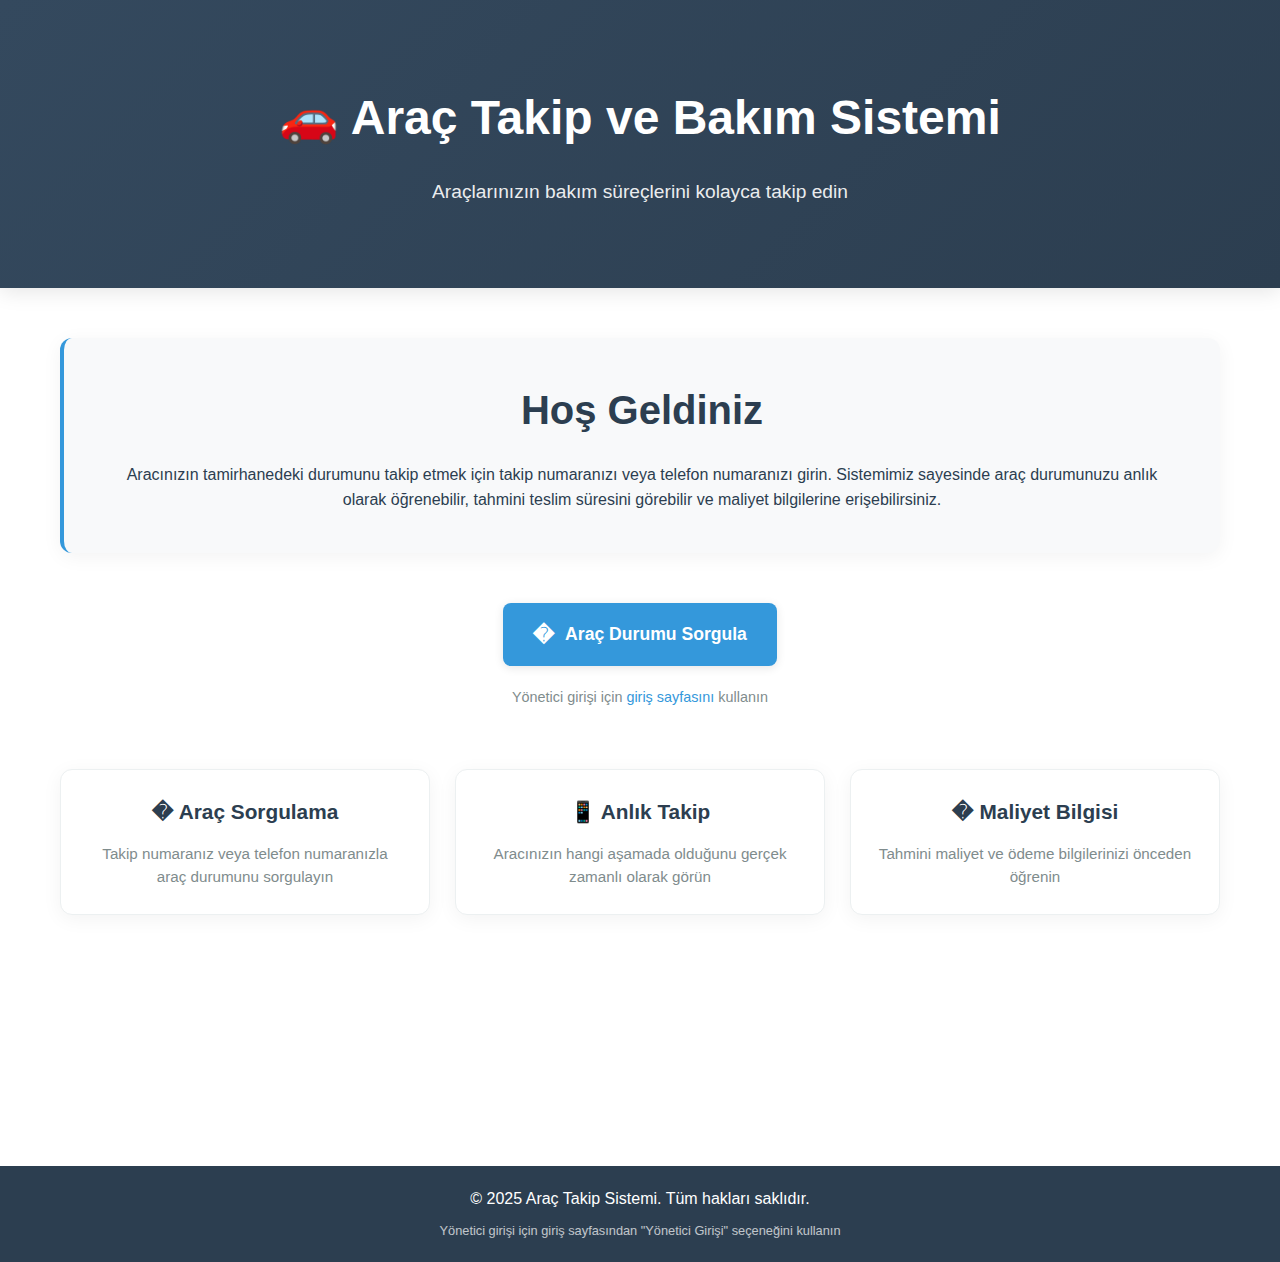
<file: tamir_app/index.html>
<!DOCTYPE html>
<html lang="tr">
<head>
    <meta charset="UTF-8">
    <meta name="viewport" content="width=device-width, initial-scale=1.0">
    <title>Araç Takip Sistemi</title>
    <link rel="stylesheet" href="css/style.css">
</head>
<body>
    <header class="hero">
        <div class="container">
            <h1>🚗 Araç Takip ve Bakım Sistemi</h1>
            <p>Araçlarınızın bakım süreçlerini kolayca takip edin</p>
        </div>
    </header>

    <main class="main-content">
        <div class="container">
            <div class="welcome-section">
                <h2>Hoş Geldiniz</h2>
                <p>Aracınızın tamirhanedeki durumunu takip etmek için takip numaranızı veya telefon numaranızı girin. Sistemimiz sayesinde araç durumunuzu anlık olarak öğrenebilir, tahmini teslim süresini görebilir ve maliyet bilgilerine erişebilirsiniz.</p>
            </div>

            <div class="action-buttons">
                <div class="button-group">
                    <a href="login.html" class="btn btn-primary">
                        <span class="icon">�</span>
                        Araç Durumu Sorgula
                    </a>
                </div>
                
                <div style="margin-top: 20px; text-align: center;">
                    <p style="color: #7f8c8d; font-size: 0.9rem;">
                        Yönetici girişi için 
                        <a href="login.html" style="color: #3498db; text-decoration: none;">giriş sayfasını</a> 
                        kullanın
                    </p>
                </div>
            </div>

            <div class="features">
                <div class="feature-card">
                    <h3>� Araç Sorgulama</h3>
                    <p>Takip numaranız veya telefon numaranızla araç durumunu sorgulayın</p>
                </div>
                <div class="feature-card">
                    <h3>📱 Anlık Takip</h3>
                    <p>Aracınızın hangi aşamada olduğunu gerçek zamanlı olarak görün</p>
                </div>
                <div class="feature-card">
                    <h3>� Maliyet Bilgisi</h3>
                    <p>Tahmini maliyet ve ödeme bilgilerinizi önceden öğrenin</p>
                </div>
                <div class="feature-card">
                    <h3>📞 İletişim</h3>
                    <p>Tamirhane ile kolayca iletişime geçin ve bilgi alın</p>
                </div>
                <div class="feature-card">
                    <h3>� 7/24 Erişim</h3>
                    <p>İstediğiniz zaman araç durumunuzu kontrol edebilirsiniz</p>
                </div>
                <div class="feature-card">
                    <h3>📊 Detaylı Süreç</h3>
                    <p>Kabul'den teslime kadar tüm aşamaları adım adım takip edin</p>
                </div>
            </div>
        </div>
    </main>

    <footer>
        <div class="container">
            <p>&copy; 2025 Araç Takip Sistemi. Tüm hakları saklıdır.</p>
            <p style="font-size: 0.8rem; margin-top: 10px; opacity: 0.7;">
                Yönetici girişi için giriş sayfasından "Yönetici Girişi" seçeneğini kullanın
            </p>
        </div>
    </footer>

    <script src="js/main.js"></script>
</body>
</html>
</file>
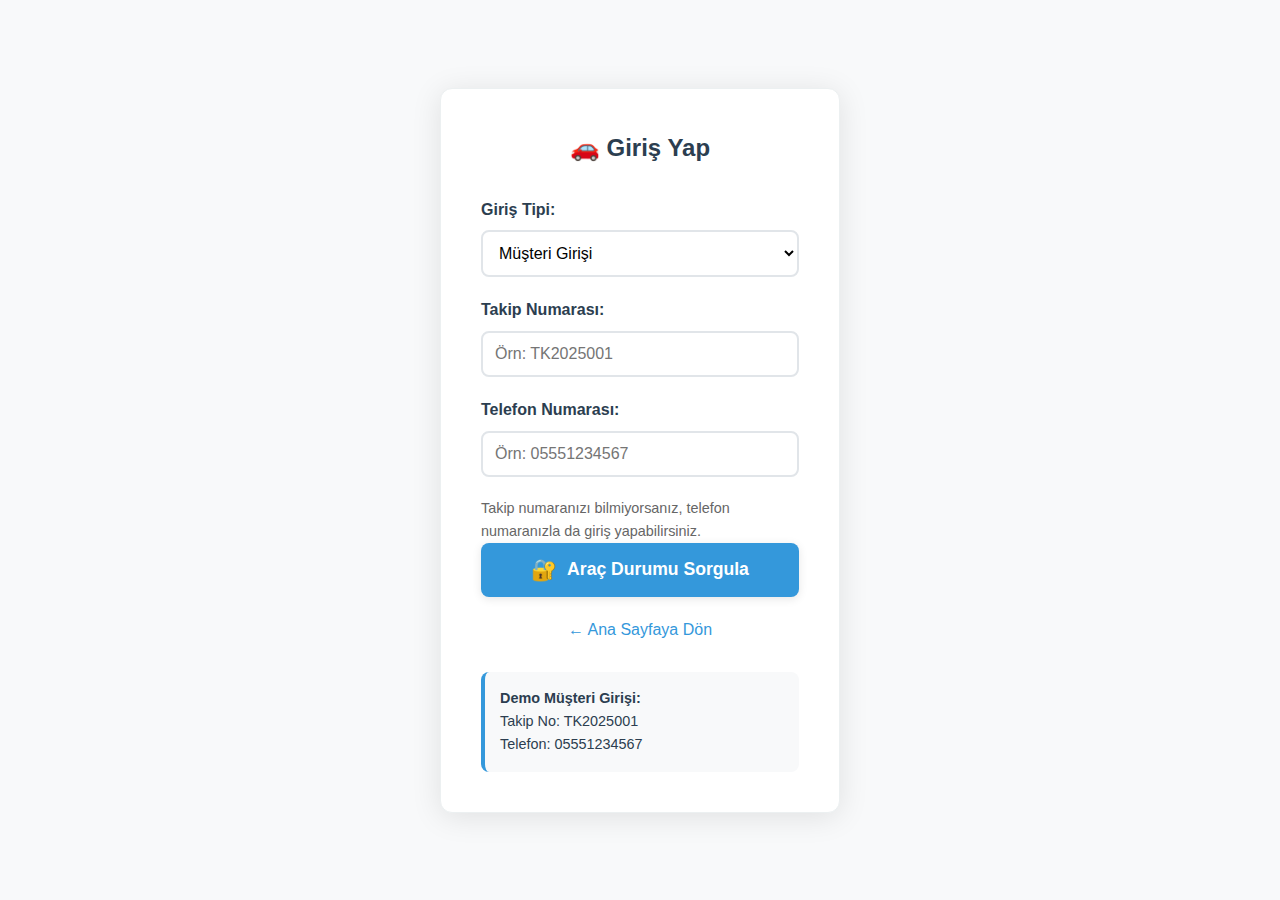
<file: tamir_app/login.html>
<!DOCTYPE html>
<html lang="tr">
<head>
    <meta charset="UTF-8">
    <meta name="viewport" content="width=device-width, initial-scale=1.0">
    <title>Giriş - Araç Takip Sistemi</title>
    <link rel="stylesheet" href="css/style.css">
</head>
<body>
    <div class="login-container">
        <form class="login-form" id="loginForm">
            <h2 style="text-align: center; margin-bottom: 30px; color: #2c3e50;">
                🚗 Giriş Yap
            </h2>
            
            <div class="form-group">
                <label for="userType">Giriş Tipi:</label>
                <select id="userType" name="userType" style="width: 100%; padding: 12px; border: 2px solid #e1e5e9; border-radius: 8px;" onchange="toggleLoginFields()">
                    <option value="customer">Müşteri Girişi</option>
                    <option value="admin">Yönetici Girişi</option>
                </select>
            </div>

            <!-- Müşteri Giriş Alanları -->
            <div id="customerLogin">
                <div class="form-group">
                    <label for="trackingNumber">Takip Numarası:</label>
                    <input type="text" id="trackingNumber" name="trackingNumber" placeholder="Örn: TK2025001" style="width: 100%; padding: 12px; border: 2px solid #e1e5e9; border-radius: 8px;">
                </div>
                <div class="form-group">
                    <label for="phoneNumber">Telefon Numarası:</label>
                    <input type="tel" id="phoneNumber" name="phoneNumber" placeholder="Örn: 05551234567" style="width: 100%; padding: 12px; border: 2px solid #e1e5e9; border-radius: 8px;">
                </div>
                <p style="font-size: 0.9rem; color: #666; margin-top: 10px;">
                    Takip numaranızı bilmiyorsanız, telefon numaranızla da giriş yapabilirsiniz.
                </p>
            </div>

            <!-- Admin Giriş Alanları -->
            <div id="adminLogin" style="display: none;">
                <div class="form-group">
                    <label for="adminUsername">Kullanıcı Adı:</label>
                    <input type="text" id="adminUsername" name="adminUsername" style="width: 100%; padding: 12px; border: 2px solid #e1e5e9; border-radius: 8px;">
                </div>
                <div class="form-group">
                    <label for="adminPassword">Şifre:</label>
                    <input type="password" id="adminPassword" name="adminPassword" style="width: 100%; padding: 12px; border: 2px solid #e1e5e9; border-radius: 8px;">
                </div>
            </div>

            <button type="submit" class="btn btn-primary" style="width: 100%; justify-content: center;">
                <span class="icon">🔐</span>
                <span id="loginButtonText">Giriş Yap</span>
            </button>

            <div style="text-align: center; margin-top: 20px;">
                <a href="index.html" style="color: #3498db; text-decoration: none;">
                    ← Ana Sayfaya Dön
                </a>
            </div>

            <div id="demoAccounts" style="margin-top: 30px; padding: 15px; background: #f8f9fa; border-radius: 8px; font-size: 0.9rem; display: none;">
                <strong>Demo Admin Hesabı:</strong><br>
                Kullanıcı: admin<br>
                Şifre: admin123
            </div>

            <div id="customerDemo" style="margin-top: 30px; padding: 15px; background: #f8f9fa; border-radius: 8px; font-size: 0.9rem; border-left: 4px solid #3498db;">
                <strong>Demo Müşteri Girişi:</strong><br>
                Takip No: TK2025001<br>
                Telefon: 05551234567
            </div>
        </form>
    </div>

    <script>
        function toggleLoginFields() {
            const userType = document.getElementById('userType').value;
            const customerLogin = document.getElementById('customerLogin');
            const adminLogin = document.getElementById('adminLogin');
            const demoAccounts = document.getElementById('demoAccounts');
            const customerDemo = document.getElementById('customerDemo');
            const loginButtonText = document.getElementById('loginButtonText');

            if (userType === 'admin') {
                customerLogin.style.display = 'none';
                adminLogin.style.display = 'block';
                demoAccounts.style.display = 'block';
                customerDemo.style.display = 'none';
                loginButtonText.textContent = 'Yönetici Girişi';
            } else {
                customerLogin.style.display = 'block';
                adminLogin.style.display = 'none';
                demoAccounts.style.display = 'none';
                customerDemo.style.display = 'block';
                loginButtonText.textContent = 'Araç Durumu Sorgula';
            }
        }

        // Sayfa yüklendiğinde müşteri girişini göster
        document.addEventListener('DOMContentLoaded', function() {
            toggleLoginFields();
        });
    </script>

    <script src="js/auth.js"></script>
</body>
</html>
</file>
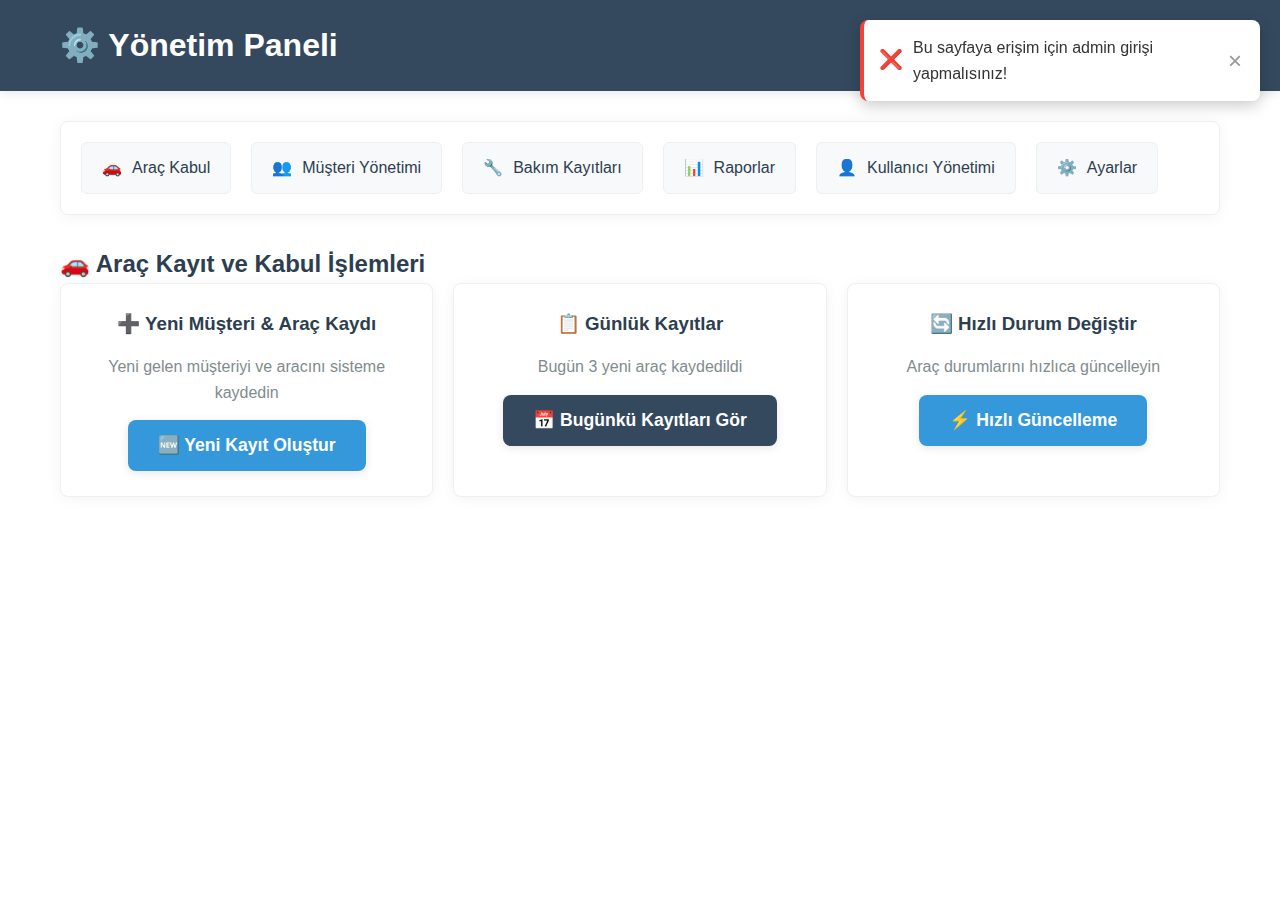
<file: tamir_app/admin/panel.html>
<!DOCTYPE html>
<html lang="tr">
<head>
    <meta charset="UTF-8">
    <meta name="viewport" content="width=device-width, initial-scale=1.0">
    <title>Yönetim Paneli - Araç Takip Sistemi</title>
    <link rel="stylesheet" href="../css/style.css">
</head>
<body>
    <header class="admin-header">
        <div class="container">
            <div style="display: flex; justify-content: space-between; align-items: center;">
                <h1>⚙️ Yönetim Paneli</h1>
                <div>
                    <span id="adminUser">Admin Kullanıcı</span>
                    <a href="../index.html" style="color: white; margin-left: 20px; text-decoration: none;">
                        🏠 Ana Sayfa
                    </a>
                    <a href="../login.html" style="color: white; margin-left: 10px; text-decoration: none;">
                        🚪 Çıkış
                    </a>
                </div>
            </div>
        </div>
    </header>

    <main class="main-content">
        <div class="container">
            <nav class="admin-nav">
                <ul>
                    <li><a href="#arac-kabul" onclick="showSection('arac-kabul')">
                        <span>🚗</span> Araç Kabul
                    </a></li>
                    <li><a href="#musteriler" onclick="showSection('musteriler')">
                        <span>👥</span> Müşteri Yönetimi
                    </a></li>
                    <li><a href="#bakim-kayitlari" onclick="showSection('bakim-kayitlari')">
                        <span>🔧</span> Bakım Kayıtları
                    </a></li>
                    <li><a href="#raporlar" onclick="showSection('raporlar')">
                        <span>📊</span> Raporlar
                    </a></li>
                    <li><a href="#kullanici-yonetimi" onclick="showSection('kullanici-yonetimi')">
                        <span>👤</span> Kullanıcı Yönetimi
                    </a></li>
                    <li><a href="#ayarlar" onclick="showSection('ayarlar')">
                        <span>⚙️</span> Ayarlar
                    </a></li>
                </ul>
            </nav>

            <!-- Araç Kabul Bölümü -->
            <section id="arac-kabul" class="admin-section">
                <h2>🚗 Araç Kayıt ve Kabul İşlemleri</h2>
                <div class="admin-cards">
                    <div class="admin-card">
                        <h3>➕ Yeni Müşteri & Araç Kaydı</h3>
                        <p>Yeni gelen müşteriyi ve aracını sisteme kaydedin</p>
                        <button class="btn btn-primary" onclick="openNewRecordForm()">
                            🆕 Yeni Kayıt Oluştur
                        </button>
                    </div>
                    <div class="admin-card">
                        <h3>📋 Günlük Kayıtlar</h3>
                        <p id="daily-records">Bugün 3 yeni araç kaydedildi</p>
                        <button class="btn btn-admin" onclick="showDailyRecords()">
                            📅 Bugünkü Kayıtları Gör
                        </button>
                    </div>
                    <div class="admin-card">
                        <h3>🔄 Hızlı Durum Değiştir</h3>
                        <p>Araç durumlarını hızlıca güncelleyin</p>
                        <button class="btn btn-primary" onclick="openQuickStatusUpdate()">
                            ⚡ Hızlı Güncelleme
                        </button>
                    </div>
                </div>

                <!-- Yeni Kayıt Formu (Gizli) -->
                <div id="newRecordForm" style="display: none; margin-top: 30px; background: white; padding: 30px; border-radius: 12px; box-shadow: 0 4px 20px rgba(0, 0, 0, 0.05); border: 1px solid #ecf0f1;">
                    <h3 style="color: #2c3e50; margin-bottom: 20px;">🆕 Yeni Araç Kaydı</h3>
                    <form id="vehicleForm">
                        <div style="display: grid; grid-template-columns: repeat(auto-fit, minmax(300px, 1fr)); gap: 20px;">
                            <!-- Müşteri Bilgileri -->
                            <div>
                                <h4 style="color: #2c3e50; border-bottom: 2px solid #3498db; padding-bottom: 10px;">👤 Müşteri Bilgileri</h4>
                                <div class="form-group">
                                    <label>Ad Soyad:</label>
                                    <input type="text" id="customerName" required style="width: 100%; padding: 10px; border: 1px solid #ecf0f1; border-radius: 5px;">
                                </div>
                                <div class="form-group">
                                    <label>Telefon:</label>
                                    <input type="tel" id="customerPhone" required style="width: 100%; padding: 10px; border: 1px solid #ddd; border-radius: 5px;">
                                </div>
                                <div class="form-group">
                                    <label>E-posta (opsiyonel):</label>
                                    <input type="email" id="customerEmail" style="width: 100%; padding: 10px; border: 1px solid #ddd; border-radius: 5px;">
                                </div>
                            </div>
                            
                            <!-- Araç Bilgileri -->
                            <div>
                                <h4 style="color: #2c3e50; border-bottom: 2px solid #3498db; padding-bottom: 10px;">🚗 Araç Bilgileri</h4>
                                <div class="form-group">
                                    <label>Plaka:</label>
                                    <input type="text" id="vehiclePlate" required style="width: 100%; padding: 10px; border: 1px solid #ddd; border-radius: 5px; text-transform: uppercase;">
                                </div>
                                <div class="form-group">
                                    <label>Marka/Model:</label>
                                    <input type="text" id="vehicleModel" required style="width: 100%; padding: 10px; border: 1px solid #ddd; border-radius: 5px;">
                                </div>
                                <div class="form-group">
                                    <label>Sorun/İşlem:</label>
                                    <textarea id="vehicleProblem" required style="width: 100%; padding: 10px; border: 1px solid #ddd; border-radius: 5px; height: 80px;"></textarea>
                                </div>
                            </div>
                        </div>
                        
                        <div style="margin-top: 20px; text-align: center;">
                            <button type="button" class="btn" style="background: #6c757d; color: white; margin-right: 10px;" onclick="cancelNewRecord()">
                                ❌ İptal
                            </button>
                            <button type="submit" class="btn btn-primary">
                                ✅ Kaydet ve Takip No Oluştur
                            </button>
                        </div>
                    </form>
                </div>
            </section>

            <!-- Müşteri Yönetimi Bölümü -->
            <section id="musteriler" class="admin-section" style="display: none;">
                <h2>👥 Müşteri ve Araç Yönetimi</h2>
                <div class="admin-cards">
                    <div class="admin-card">
                        <h3>🔍 Müşteri/Araç Arama</h3>
                        <input type="text" id="searchInput" placeholder="İsim, telefon, plaka veya takip no..." style="width: 100%; padding: 10px; margin-bottom: 10px; border: 1px solid #ddd; border-radius: 5px;">
                        <button class="btn btn-primary" style="width: 100%;" onclick="searchCustomers()">
                            🔍 Ara
                        </button>
                    </div>
                    <div class="admin-card">
                        <h3>📊 Tüm Kayıtlar</h3>
                        <p>Sistemdeki tüm müşteri ve araç kayıtları</p>
                        <button class="btn btn-admin" onclick="showAllRecords()">
                            📋 Tüm Kayıtları Listele
                        </button>
                    </div>
                    <div class="admin-card">
                        <h3>✏️ Bilgi Güncelleme</h3>
                        <p>Müşteri bilgilerini güncelleyin</p>
                        <button class="btn btn-primary" onclick="showUpdateForm()">
                            ✏️ Bilgi Güncelle
                        </button>
                    </div>
                </div>

                <!-- Arama Sonuçları -->
                <div id="searchResults" style="display: none; margin-top: 30px;">
                    <h3 style="color: #667eea;">Arama Sonuçları</h3>
                    <div id="resultsContainer"></div>
                </div>
            </section>

            <!-- Araç Durum Yönetimi Bölümü -->
            <section id="bakim-kayitlari" class="admin-section" style="display: none;">
                <h2>🔧 Araç Durum Yönetimi</h2>
                <div class="admin-cards">
                    <div class="admin-card">
                        <h3>⏳ Beklemede Olanlar</h3>
                        <p id="waiting-count">2 araç beklemede</p>
                        <button class="btn btn-primary" onclick="showWaitingVehicles()">
                            📋 Bekleyenleri Listele
                        </button>
                    </div>
                    <div class="admin-card">
                        <h3>🔧 Onarımda Olanlar</h3>
                        <p id="repair-count">3 araç onarımda</p>
                        <button class="btn btn-admin" onclick="showRepairVehicles()">
                            🔧 Onarımdakileri Listele
                        </button>
                    </div>
                    <div class="admin-card">
                        <h3>✅ Tamamlananlar</h3>
                        <p id="completed-count">Bu hafta 8 araç tamamlandı</p>
                        <button class="btn btn-primary" onclick="showCompletedVehicles()">
                            ✅ Tamamlananları Listele
                        </button>
                    </div>
                </div>

                <!-- Durum Değiştirme Paneli -->
                <div id="statusChangePanel" style="display: none; margin-top: 30px; background: white; padding: 30px; border-radius: 15px; box-shadow: 0 10px 30px rgba(0, 0, 0, 0.1);">
                    <h3 style="color: #667eea; margin-bottom: 20px;">🔄 Araç Durumu Değiştir</h3>
                    <div style="display: grid; grid-template-columns: repeat(auto-fit, minmax(200px, 1fr)); gap: 15px;">
                        <button class="btn" style="background: #ff9800; color: white;" onclick="changeStatus('Beklemede')">
                            ⏳ Beklemede Yap
                        </button>
                        <button class="btn" style="background: #2196F3; color: white;" onclick="changeStatus('Onarımda')">
                            🔧 Onarımda Yap
                        </button>
                        <button class="btn" style="background: #4CAF50; color: white;" onclick="changeStatus('Tamamlandı')">
                            ✅ Tamamlandı Yap
                        </button>
                    </div>
                </div>
            </section>

            <!-- Raporlar Bölümü -->
            <section id="raporlar" class="admin-section" style="display: none;">
                <h2>📊 Raporlar ve İstatistikler</h2>
                <div class="admin-cards">
                    <div class="admin-card">
                        <h3>Günlük Rapor</h3>
                        <p>Bugünkü işlem özeti</p>
                        <button class="btn btn-primary">
                            Raporu Oluştur
                        </button>
                    </div>
                    <div class="admin-card">
                        <h3>Aylık İstatistik</h3>
                        <p>Bu ay yapılan işlemler</p>
                        <button class="btn btn-admin">
                            İstatistikleri Göster
                        </button>
                    </div>
                    <div class="admin-card">
                        <h3>Gelir Raporu</h3>
                        <p>Finansal durum raporu</p>
                        <button class="btn btn-primary">
                            Gelir Raporunu Göster
                        </button>
                    </div>
                </div>
            </section>

            <!-- Kullanıcı Yönetimi Bölümü -->
            <section id="kullanici-yonetimi" class="admin-section" style="display: none;">
                <h2>👤 Kullanıcı Yönetimi</h2>
                <div class="admin-cards">
                    <div class="admin-card">
                        <h3>Aktif Kullanıcılar</h3>
                        <p>Sisteme kayıtlı kullanıcılar</p>
                        <button class="btn btn-primary">
                            Kullanıcıları Listele
                        </button>
                    </div>
                    <div class="admin-card">
                        <h3>Yeni Kullanıcı</h3>
                        <p>Sisteme yeni kullanıcı ekleyin</p>
                        <button class="btn btn-admin">
                            Kullanıcı Ekle
                        </button>
                    </div>
                    <div class="admin-card">
                        <h3>Şifre Sıfırlama</h3>
                        <p>Kullanıcı şifrelerini sıfırlayın</p>
                        <button class="btn btn-primary">
                            Şifre İşlemleri
                        </button>
                    </div>
                </div>
            </section>

            <!-- Ayarlar Bölümü -->
            <section id="ayarlar" class="admin-section" style="display: none;">
                <h2>⚙️ Sistem Ayarları</h2>
                <div class="admin-cards">
                    <div class="admin-card">
                        <h3>Genel Ayarlar</h3>
                        <p>Sistem genel yapılandırması</p>
                        <button class="btn btn-primary">
                            Ayarları Düzenle
                        </button>
                    </div>
                    <div class="admin-card">
                        <h3>Tema Ayarları</h3>
                        <p>Görünüm ve tema ayarları</p>
                        <button class="btn btn-admin">
                            Tema Değiştir
                        </button>
                    </div>
                    <div class="admin-card">
                        <h3>Yedekleme</h3>
                        <p>Veri yedekleme işlemleri</p>
                        <button class="btn btn-primary">
                            Yedek Al
                        </button>
                    </div>
                </div>
            </section>
        </div>
    </main>

    <script>
        // Sayfa yüklendiğinde güvenlik kontrolü
        document.addEventListener('DOMContentLoaded', function() {
            // Giriş kontrolü
            const isLoggedIn = sessionStorage.getItem('isLoggedIn');
            const userType = sessionStorage.getItem('userType');
            const username = sessionStorage.getItem('username');
            
            if (!isLoggedIn || userType !== 'admin') {
                showNotification('Bu sayfaya erişim için admin girişi yapmalısınız!', 'error');
                setTimeout(() => {
                    window.location.href = '../login.html';
                }, 2000);
                return;
            }
            
            document.getElementById('adminUser').textContent = `Hoş geldiniz, ${username}`;
            showSection('arac-kabul');
            
            // Form event listener'ı ekle
            const vehicleForm = document.getElementById('vehicleForm');
            if (vehicleForm) {
                vehicleForm.addEventListener('submit', handleNewVehicleSubmit);
            }
            
            // Günlük kayıt sayısını güncelle
            updateDailyRecordCount();
            
            // Durum sayılarını güncelle
            updateStatusCounts();
        });

        function showSection(sectionId) {
            // Tüm bölümleri gizle
            const sections = document.querySelectorAll('.admin-section');
            sections.forEach(section => {
                section.style.display = 'none';
            });
            
            // Seçilen bölümü göster
            document.getElementById(sectionId).style.display = 'block';
            
            // Aktif menü öğesini işaretle
            const navLinks = document.querySelectorAll('.admin-nav a');
            navLinks.forEach(link => {
                link.style.background = '#f8f9fa';
                link.style.color = '#333';
            });
            
            const activeLink = document.querySelector(`[onclick="showSection('${sectionId}')"]`);
            if (activeLink) {
                activeLink.style.background = '#667eea';
                activeLink.style.color = 'white';
            }
        }

        // Yeni kayıt formu fonksiyonları
        function openNewRecordForm() {
            document.getElementById('newRecordForm').style.display = 'block';
            document.getElementById('customerName').focus();
        }

        function cancelNewRecord() {
            document.getElementById('newRecordForm').style.display = 'none';
            document.getElementById('vehicleForm').reset();
        }

        function handleNewVehicleSubmit(e) {
            e.preventDefault();
            
            const formData = {
                customerName: document.getElementById('customerName').value,
                customerPhone: document.getElementById('customerPhone').value,
                customerEmail: document.getElementById('customerEmail').value || '',
                vehiclePlate: document.getElementById('vehiclePlate').value.toUpperCase(),
                vehicleModel: document.getElementById('vehicleModel').value,
                vehicleProblem: document.getElementById('vehicleProblem').value,
                trackingNumber: generateTrackingNumber(),
                registerDate: new Date().toLocaleDateString('tr-TR'),
                status: 'Beklemede'
            };
            
            // LocalStorage'a kaydet (gerçek uygulamada backend'e gönderilir)
            saveVehicleRecord(formData);
            
            showNotification(`✅ Kayıt başarılı! Takip No: ${formData.trackingNumber}`, 'success');
            cancelNewRecord();
            
            // Sayıları güncelle
            updateDailyRecordCount();
            updateStatusCounts();
            
            // Takip numarasını göster
            setTimeout(() => {
                alert(`Müşteriye verilecek takip numarası:\n\n${formData.trackingNumber}\n\nMüşteri bu numara ile araç durumunu sorgulayabilir.`);
            }, 1000);
        }

        function generateTrackingNumber() {
            const year = new Date().getFullYear();
            const random = Math.floor(Math.random() * 1000).toString().padStart(3, '0');
            return `TK${year}${random}`;
        }

        function saveVehicleRecord(data) {
            // LocalStorage'dan mevcut kayıtları al
            let records = JSON.parse(localStorage.getItem('vehicleRecords') || '[]');
            
            // Yeni kaydı ekle
            records.push({
                ...data,
                id: Date.now(),
                createdAt: new Date().toISOString()
            });
            
            // Kaydet
            localStorage.setItem('vehicleRecords', JSON.stringify(records));
        }

        // Arama fonksiyonları
        function searchCustomers() {
            const searchTerm = document.getElementById('searchInput').value.trim().toLowerCase();
            if (!searchTerm) {
                showNotification('Arama terimi girin!', 'error');
                return;
            }
            
            const records = JSON.parse(localStorage.getItem('vehicleRecords') || '[]');
            const results = records.filter(record => 
                record.customerName.toLowerCase().includes(searchTerm) ||
                record.customerPhone.includes(searchTerm) ||
                record.vehiclePlate.toLowerCase().includes(searchTerm) ||
                record.trackingNumber.toLowerCase().includes(searchTerm)
            );
            
            displaySearchResults(results);
        }

        function displaySearchResults(results) {
            const container = document.getElementById('resultsContainer');
            const resultsDiv = document.getElementById('searchResults');
            
            if (results.length === 0) {
                container.innerHTML = '<p style="color: #7f8c8d; text-align: center; padding: 20px;">Arama kriterinize uygun kayıt bulunamadı.</p>';
            } else {
                container.innerHTML = results.map(record => {
                    const statusColor = getStatusColor(record.status);
                    const createdDate = new Date(record.createdAt).toLocaleDateString('tr-TR');
                    const createdTime = new Date(record.createdAt).toLocaleTimeString('tr-TR', {hour: '2-digit', minute: '2-digit'});
                    
                    return `
                        <div style="background: white; padding: 20px; border-radius: 8px; margin-bottom: 15px; border: 1px solid #ecf0f1; box-shadow: 0 2px 10px rgba(0, 0, 0, 0.05);">
                            <div style="display: grid; grid-template-columns: 1fr 1fr; gap: 20px; margin-bottom: 15px;">
                                <div>
                                    <h4 style="color: #2c3e50; margin-bottom: 10px; font-size: 1.2rem;">👤 ${record.customerName}</h4>
                                    <p style="margin: 5px 0; color: #7f8c8d;"><strong>📞 Telefon:</strong> ${record.customerPhone}</p>
                                    <p style="margin: 5px 0; color: #7f8c8d;"><strong>📧 E-posta:</strong> ${record.customerEmail || 'Belirtilmemiş'}</p>
                                    <p style="margin: 5px 0; color: #7f8c8d;"><strong>📋 Takip No:</strong> <span style="color: #3498db; font-weight: bold;">${record.trackingNumber}</span></p>
                                </div>
                                <div>
                                    <h4 style="color: #2c3e50; margin-bottom: 10px; font-size: 1.2rem;">🚗 ${record.vehiclePlate}</h4>
                                    <p style="margin: 5px 0; color: #7f8c8d;"><strong>🚙 Model:</strong> ${record.vehicleModel}</p>
                                    <p style="margin: 5px 0; color: #7f8c8d;"><strong>📅 Kayıt:</strong> ${record.registerDate} ${createdTime}</p>
                                    <p style="margin: 5px 0;"><strong>📊 Durum:</strong> <span style="color: ${statusColor}; font-weight: bold; padding: 4px 8px; border-radius: 4px; background: ${statusColor}20;">${record.status}</span></p>
                                </div>
                            </div>
                            <div style="margin-bottom: 15px; padding: 10px; background: #f8f9fa; border-radius: 6px;">
                                <p style="margin: 0; color: #2c3e50;"><strong>🔧 Sorun/İşlem:</strong> ${record.vehicleProblem}</p>
                            </div>
                            <div style="display: flex; gap: 10px; flex-wrap: wrap;">
                                <button class="btn btn-primary" onclick="editRecord(${record.id})" style="padding: 8px 16px; font-size: 0.9rem;">
                                    ✏️ Düzenle
                                </button>
                                <button class="btn btn-admin" onclick="changeRecordStatus(${record.id})" style="padding: 8px 16px; font-size: 0.9rem;">
                                    🔄 Durum Değiştir
                                </button>
                                <button class="btn" onclick="viewRecordDetails(${record.id})" style="background: #95a5a6; color: white; padding: 8px 16px; font-size: 0.9rem;">
                                    👁️ Detay Görüntüle
                                </button>
                            </div>
                        </div>
                    `;
                }).join('');
            }
            
            resultsDiv.style.display = 'block';
            
            // Sonuçlar bölümüne yumuşak scroll
            resultsDiv.scrollIntoView({ behavior: 'smooth', block: 'start' });
        }

        function getStatusColor(status) {
            switch(status) {
                case 'Beklemede': return '#95a5a6';
                case 'Onarımda': return '#3498db';
                case 'Tamamlandı': return '#27ae60';
                default: return '#7f8c8d';
            }
        }

        function viewRecordDetails(recordId) {
            const records = JSON.parse(localStorage.getItem('vehicleRecords') || '[]');
            const record = records.find(r => r.id === recordId);
            
            if (record) {
                const details = `
                    🚗 ARAÇ BİLGİLERİ
                    ═══════════════════
                    Müşteri: ${record.customerName}
                    Telefon: ${record.customerPhone}
                    E-posta: ${record.customerEmail || 'Belirtilmemiş'}
                    
                    Plaka: ${record.vehiclePlate}
                    Model: ${record.vehicleModel}
                    Sorun: ${record.vehicleProblem}
                    
                    Takip No: ${record.trackingNumber}
                    Kayıt Tarihi: ${record.registerDate}
                    Durum: ${record.status}
                    
                    Son Güncelleme: ${record.lastUpdate || 'Henüz güncelleme yapılmamış'}
                `;
                alert(details);
            }
        }

        function showAllRecords() {
            const records = JSON.parse(localStorage.getItem('vehicleRecords') || '[]');
            
            if (records.length === 0) {
                // Eğer hiç kayıt yoksa demo veriler göster
                const demoRecords = [
                    {
                        id: Date.now() + 1,
                        customerName: "Kamil Kamil",
                        customerPhone: "05555555555",
                        customerEmail: "kamil@email.com",
                        vehiclePlate: "25 FAF 25",
                        vehicleModel: "Chery Tiggo 8",
                        vehicleProblem: "Hasarlı",
                        trackingNumber: "TK2025636",
                        registerDate: "20.09.2025",
                        status: "Beklemede",
                        createdAt: new Date(Date.now() - 86400000).toISOString() // 1 gün önce
                    },
                    {
                        id: Date.now() + 2,
                        customerName: "Mehmet Öztürk",
                        customerPhone: "05559876543",
                        customerEmail: "mehmet@email.com",
                        vehiclePlate: "06 DEF 456",
                        vehicleModel: "Volkswagen Passat 2019",
                        vehicleProblem: "Klima bakımı ve filter değişimi",
                        trackingNumber: "TK2025003",
                        registerDate: new Date().toLocaleDateString('tr-TR'),
                        status: "Onarımda",
                        createdAt: new Date().toISOString()
                    },
                    {
                        id: Date.now() + 3,
                        customerName: "Ayşe Kaya",
                        customerPhone: "05551112233",
                        customerEmail: "ayse@email.com",
                        vehiclePlate: "34 GHI 789",
                        vehicleModel: "Renault Megane 2020",
                        vehicleProblem: "Motor kontrolü ve genel bakım",
                        trackingNumber: "TK2025004",
                        registerDate: new Date().toLocaleDateString('tr-TR'),
                        status: "Onarımda",
                        createdAt: new Date().toISOString()
                    },
                    {
                        id: Date.now() + 4,
                        customerName: "Can Demir",
                        customerPhone: "05554445566",
                        customerEmail: "can@email.com",
                        vehiclePlate: "35 JKL 012",
                        vehicleModel: "Ford Focus 2018",
                        vehicleProblem: "Lastik değişimi ve balans ayarı",
                        trackingNumber: "TK2025005",
                        registerDate: new Date().toLocaleDateString('tr-TR'),
                        status: "Tamamlandı",
                        createdAt: new Date().toISOString()
                    },
                    {
                        id: Date.now() + 5,
                        customerName: "Fatma Demir",
                        customerPhone: "05559876543",
                        customerEmail: "fatma@email.com",
                        vehiclePlate: "35 XYZ 789",
                        vehicleModel: "Toyota Corolla 2020",
                        vehicleProblem: "Motor yağ değişimi",
                        trackingNumber: "TK2025002",
                        registerDate: "19.09.2025",
                        status: "Tamamlandı",
                        createdAt: new Date(Date.now() - 172800000).toISOString() // 2 gün önce
                    },
                    {
                        id: Date.now() + 6,
                        customerName: "Ali Yılmaz",
                        customerPhone: "05557778899",
                        customerEmail: "ali@email.com",
                        vehiclePlate: "16 MNO 345",
                        vehicleModel: "Hyundai i20 2021",
                        vehicleProblem: "Fren sistemi bakımı",
                        trackingNumber: "TK2025007",
                        registerDate: "18.09.2025",
                        status: "Beklemede",
                        createdAt: new Date(Date.now() - 259200000).toISOString() // 3 gün önce
                    }
                ];
                
                displaySearchResults(demoRecords);
                showNotification(`Sistemde toplam ${demoRecords.length} kayıt var (demo veriler)`, 'info');
            } else {
                // Kayıtları tarihe göre sırala (en yeni önce)
                const sortedRecords = records.sort((a, b) => new Date(b.createdAt) - new Date(a.createdAt));
                displaySearchResults(sortedRecords);
                showNotification(`Sistemde toplam ${records.length} kayıt listelendi`, 'success');
            }
        }

        // Durum değiştirme fonksiyonları
        function showWaitingVehicles() {
            const records = JSON.parse(localStorage.getItem('vehicleRecords') || '[]');
            const waiting = records.filter(r => r.status === 'Beklemede');
            displaySearchResults(waiting);
        }

        function showRepairVehicles() {
            const records = JSON.parse(localStorage.getItem('vehicleRecords') || '[]');
            const repair = records.filter(r => r.status === 'Onarımda');
            displaySearchResults(repair);
        }

        function showCompletedVehicles() {
            const records = JSON.parse(localStorage.getItem('vehicleRecords') || '[]');
            const completed = records.filter(r => r.status === 'Tamamlandı');
            displaySearchResults(completed);
        }

        function changeRecordStatus(recordId) {
            const newStatus = prompt('Yeni durumu seçin:\n1 - Beklemede\n2 - Onarımda\n3 - Tamamlandı');
            
            const statusMap = {
                '1': 'Beklemede',
                '2': 'Onarımda', 
                '3': 'Tamamlandı'
            };
            
            if (statusMap[newStatus]) {
                updateRecordStatus(recordId, statusMap[newStatus]);
                showNotification(`Durum ${statusMap[newStatus]} olarak güncellendi!`, 'success');
                showAllRecords(); // Listeyi yenile
            }
        }

        function updateRecordStatus(recordId, newStatus) {
            const records = JSON.parse(localStorage.getItem('vehicleRecords') || '[]');
            const recordIndex = records.findIndex(r => r.id === recordId);
            
            if (recordIndex !== -1) {
                records[recordIndex].status = newStatus;
                records[recordIndex].lastUpdate = new Date().toISOString();
                localStorage.setItem('vehicleRecords', JSON.stringify(records));
            }
        }

        // Placeholder fonksiyonlar
        function openQuickStatusUpdate() {
            showNotification('Hızlı durum güncelleme - Geliştirme aşamasında', 'info');
        }

        function showDailyRecords() {
            const records = JSON.parse(localStorage.getItem('vehicleRecords') || '[]');
            const today = new Date().toLocaleDateString('tr-TR');
            const todayRecords = records.filter(r => r.registerDate === today);
            
            if (todayRecords.length === 0) {
                // Eğer bugünkü kayıt yoksa demo veriler göster
                const demoTodayRecords = [
                    {
                        id: Date.now() + 1,
                        customerName: "Mehmet Öztürk",
                        customerPhone: "05559876543",
                        vehiclePlate: "06 DEF 456",
                        vehicleModel: "Volkswagen Passat 2019",
                        vehicleProblem: "Klima bakımı ve filter değişimi",
                        trackingNumber: "TK2025003",
                        registerDate: today,
                        status: "Beklemede",
                        createdAt: new Date().toISOString()
                    },
                    {
                        id: Date.now() + 2,
                        customerName: "Ayşe Kaya",
                        customerPhone: "05551112233",
                        vehiclePlate: "34 GHI 789",
                        vehicleModel: "Renault Megane 2020",
                        vehicleProblem: "Motor kontrolü ve genel bakım",
                        trackingNumber: "TK2025004",
                        registerDate: today,
                        status: "Onarımda",
                        createdAt: new Date().toISOString()
                    },
                    {
                        id: Date.now() + 3,
                        customerName: "Can Demir",
                        customerPhone: "05554445566",
                        vehiclePlate: "35 JKL 012",
                        vehicleModel: "Ford Focus 2018",
                        vehicleProblem: "Lastik değişimi ve balans ayarı",
                        trackingNumber: "TK2025005",
                        registerDate: today,
                        status: "Tamamlandı",
                        createdAt: new Date().toISOString()
                    }
                ];
                displaySearchResults(demoTodayRecords);
                showNotification(`Bugün ${demoTodayRecords.length} araç kaydı var (demo veriler)`, 'info');
            } else {
                displaySearchResults(todayRecords);
                showNotification(`Bugün ${todayRecords.length} araç kaydedildi`, 'success');
            }
            
            // Müşteri yönetimi bölümüne geç
            showSection('musteriler');
            
            // Günlük kayıt sayısını güncelle
            updateDailyRecordCount();
        }

        function updateStatusCounts() {
            const records = JSON.parse(localStorage.getItem('vehicleRecords') || '[]');
            
            // Demo veriler ekle eğer hiç kayıt yoksa
            if (records.length === 0) {
                const waitingCount = 2;
                const repairCount = 3; 
                const completedCount = 8;
                
                const waitingElement = document.getElementById('waiting-count');
                const repairElement = document.getElementById('repair-count');
                const completedElement = document.getElementById('completed-count');
                
                if (waitingElement) waitingElement.textContent = `${waitingCount} araç beklemede (demo)`;
                if (repairElement) repairElement.textContent = `${repairCount} araç onarımda (demo)`;
                if (completedElement) completedElement.textContent = `Bu hafta ${completedCount} araç tamamlandı (demo)`;
            } else {
                const waitingCount = records.filter(r => r.status === 'Beklemede').length;
                const repairCount = records.filter(r => r.status === 'Onarımda').length;
                
                // Tamamlanan araçlar için son 7 gün
                const weekAgo = new Date();
                weekAgo.setDate(weekAgo.getDate() - 7);
                const completedCount = records.filter(r => {
                    if (r.status === 'Tamamlandı' && r.lastUpdate) {
                        const updateDate = new Date(r.lastUpdate);
                        return updateDate >= weekAgo;
                    }
                    return false;
                }).length;
                
                const waitingElement = document.getElementById('waiting-count');
                const repairElement = document.getElementById('repair-count');
                const completedElement = document.getElementById('completed-count');
                
                if (waitingElement) waitingElement.textContent = `${waitingCount} araç beklemede`;
                if (repairElement) repairElement.textContent = `${repairCount} araç onarımda`;
                if (completedElement) completedElement.textContent = `Bu hafta ${completedCount} araç tamamlandı`;
            }
        }

        function updateDailyRecordCount() {
            const records = JSON.parse(localStorage.getItem('vehicleRecords') || '[]');
            const today = new Date().toLocaleDateString('tr-TR');
            const todayCount = records.filter(r => r.registerDate === today).length;
            
            const dailyRecordsElement = document.getElementById('daily-records');
            if (dailyRecordsElement) {
                if (todayCount === 0) {
                    dailyRecordsElement.textContent = 'Bugün 3 yeni araç kaydedildi (demo)';
                } else {
                    dailyRecordsElement.textContent = `Bugün ${todayCount} yeni araç kaydedildi`;
                }
            }
        }

        function showUpdateForm() {
            showNotification('Bilgi güncelleme formu - Geliştirme aşamasında', 'info');
        }

        function editRecord(recordId) {
            showNotification('Kayıt düzenleme - Geliştirme aşamasında', 'info');
        }
    </script>
    <script src="../js/auth.js"></script>
    <script src="../js/main.js"></script>
</body>
</html>
</file>
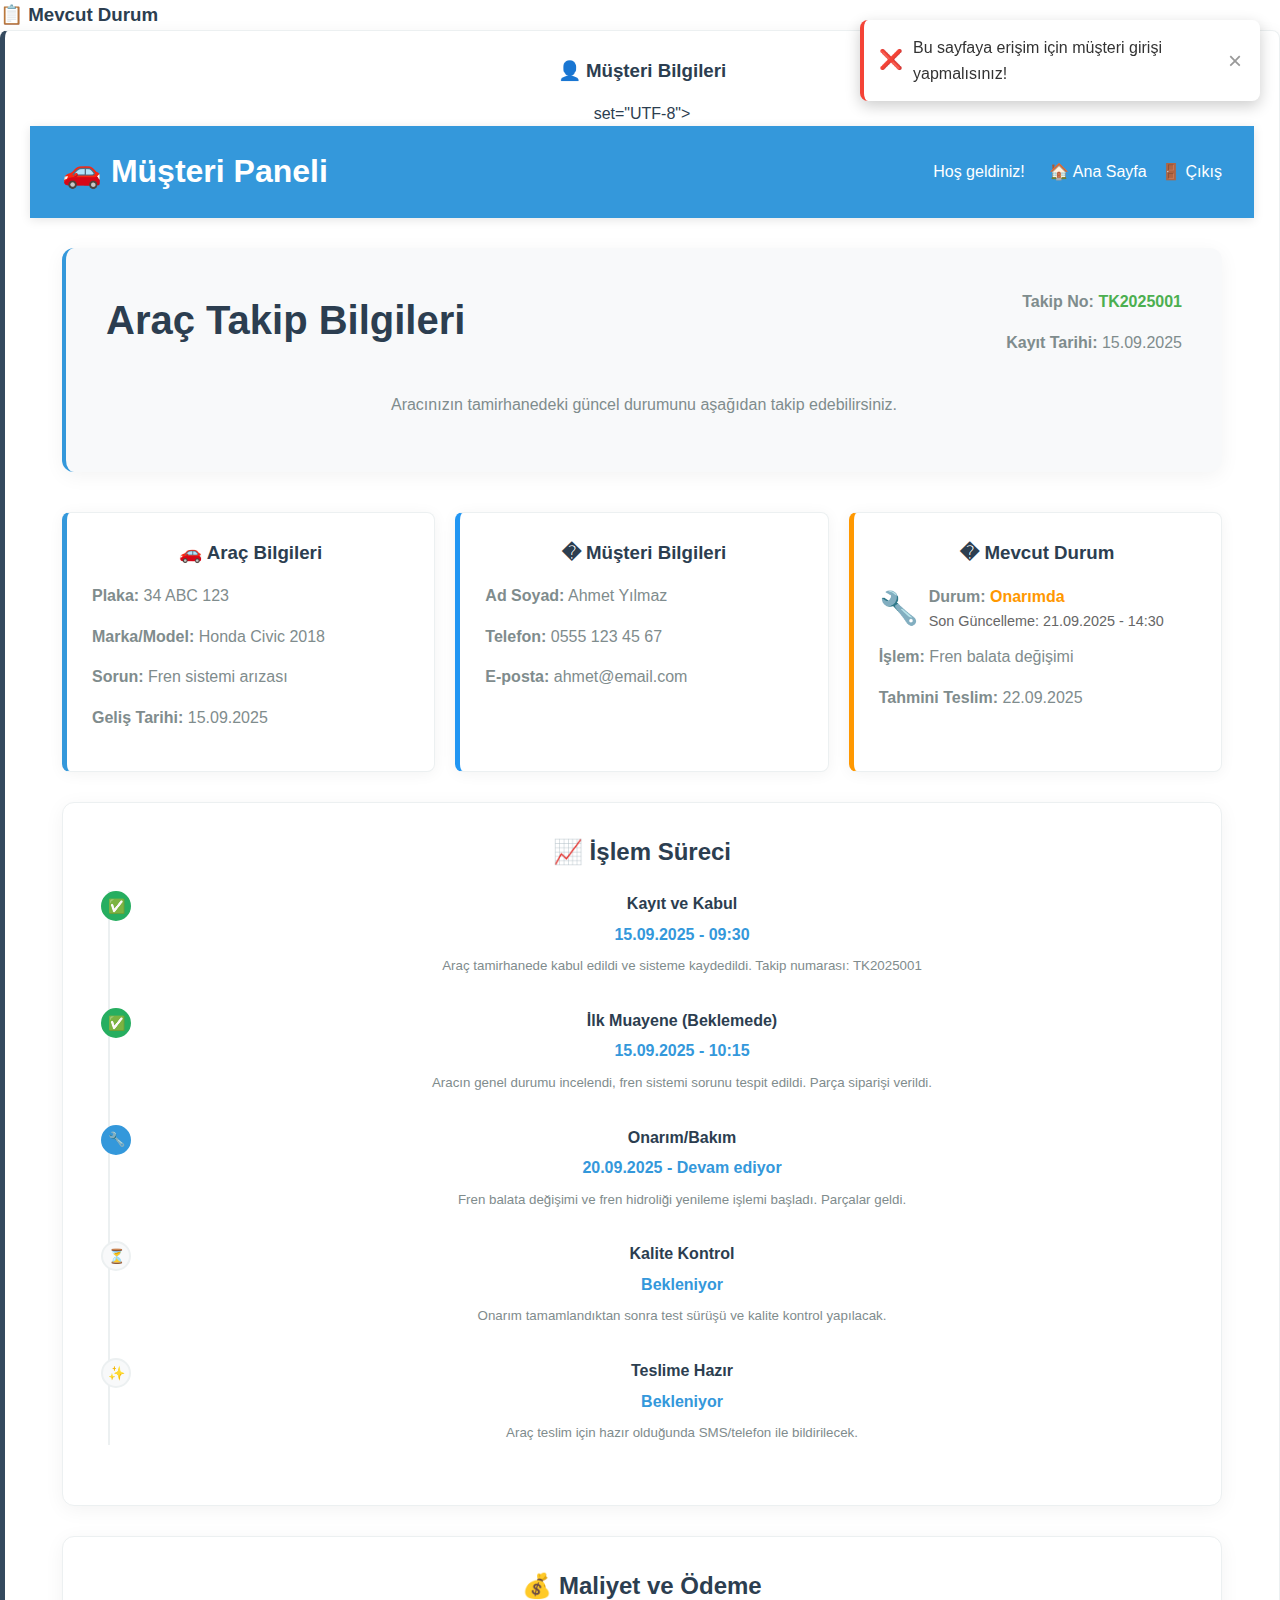
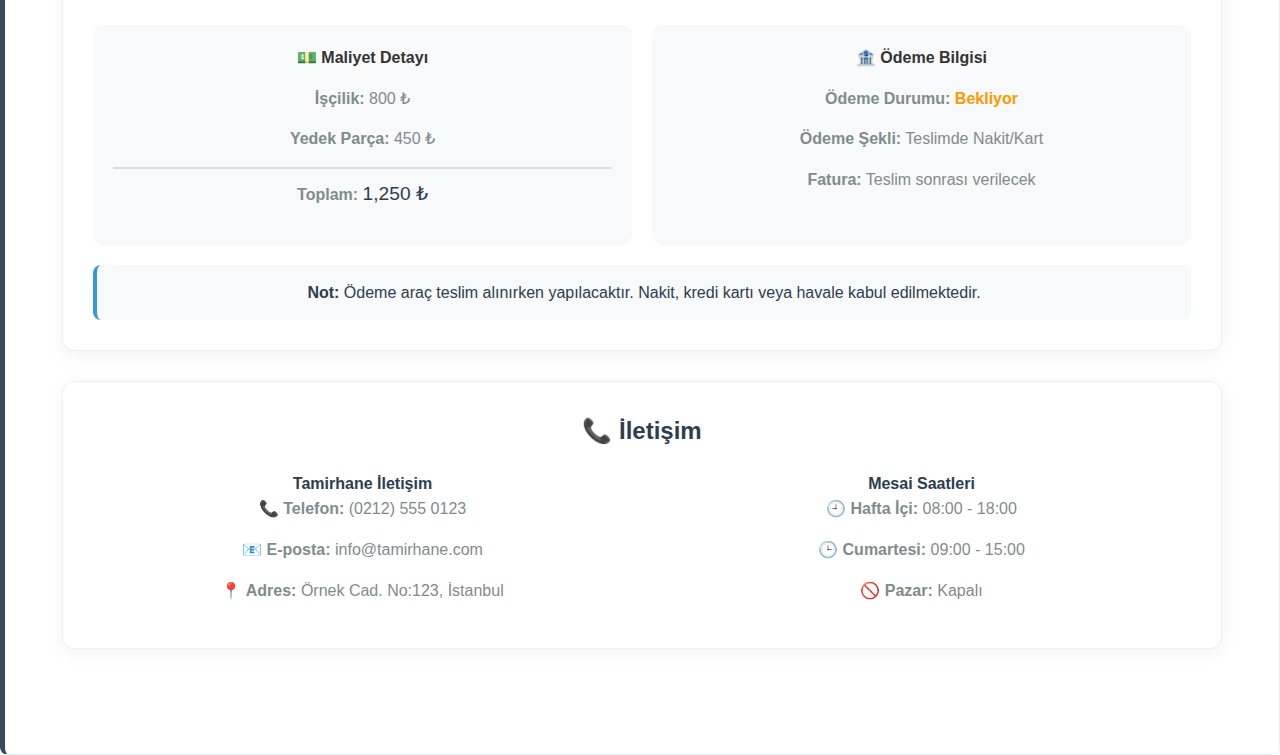
<file: tamir_app/musteri/dashboard.html>
<!DOCTYPE html>
<html lang="tr">
<head>
    <meta ch                          <div class="admin-card" style="border-left: 5px solid #95a5a6;">
                    <h3>📋 Mevcut Durum</h3>    <div class="admin-card" style="border-left: 5px solid #34495e;">
                    <h3>👤 Müşteri Bilgileri</h3>set="UTF-8">
    <meta name="viewport" content="width=device-width, initial-scale=1.0">
    <title>Müşteri Paneli - Araç Takip Sistemi</title>
    <link rel="stylesheet" href="../css/style.css">
</head>
<body>
    <header class="admin-header" style="background: #3498db;">
        <div class="container">
            <div style="display: flex; justify-content: space-between; align-items: center;">
                <h1>🚗 Müşteri Paneli</h1>
                <div>
                    <span id="customerName">Hoş geldiniz!</span>
                    <a href="../index.html" style="color: white; margin-left: 20px; text-decoration: none;">
                        🏠 Ana Sayfa
                    </a>
                    <a href="../login.html" style="color: white; margin-left: 10px; text-decoration: none;">
                        🚪 Çıkış
                    </a>
                </div>
            </div>
        </div>
    </header>

    <main class="main-content">
        <div class="container">
            <!-- Araç Bilgileri -->
            <section class="welcome-section">
                <div style="display: flex; justify-content: space-between; align-items: center; margin-bottom: 20px;">
                    <h2>Araç Takip Bilgileri</h2>
                    <div style="text-align: right;">
                        <p><strong>Takip No:</strong> <span id="tracking-number" style="color: #4CAF50; font-weight: bold;">TK2025001</span></p>
                        <p><strong>Kayıt Tarihi:</strong> <span id="register-date">15.09.2025</span></p>
                    </div>
                </div>
                <p>Aracınızın tamirhanedeki güncel durumunu aşağıdan takip edebilirsiniz.</p>
            </section>

            <!-- Araç ve Müşteri Bilgileri -->
            <div class="admin-cards">
                <div class="admin-card" style="border-left: 5px solid #3498db;">
                    <h3>🚗 Araç Bilgileri</h3>
                    <div style="text-align: left;">
                        <p><strong>Plaka:</strong> <span id="vehicle-plate">34 ABC 123</span></p>
                        <p><strong>Marka/Model:</strong> <span id="vehicle-model">Honda Civic 2018</span></p>
                        <p><strong>Sorun:</strong> <span id="vehicle-problem">Fren sistemi arızası</span></p>
                        <p><strong>Geliş Tarihi:</strong> <span id="arrival-date">15.09.2025</span></p>
                    </div>
                </div>

                <div class="admin-card" style="border-left: 5px solid #2196F3;">
                    <h3>� Müşteri Bilgileri</h3>
                    <div style="text-align: left;">
                        <p><strong>Ad Soyad:</strong> <span id="customer-fullname">Ahmet Yılmaz</span></p>
                        <p><strong>Telefon:</strong> <span id="customer-phone">0555 123 45 67</span></p>
                        <p><strong>E-posta:</strong> <span id="customer-email">ahmet@email.com</span></p>
                    </div>
                </div>

                <div class="admin-card" style="border-left: 5px solid #ff9800;">
                    <h3>� Mevcut Durum</h3>
                    <div style="text-align: left;">
                        <div style="display: flex; align-items: center; gap: 10px; margin-bottom: 10px;">
                            <span id="status-icon" style="font-size: 2rem;">🔧</span>
                            <div>
                                <p style="margin: 0;"><strong>Durum:</strong> <span id="current-status" style="color: #ff9800; font-weight: bold;">Onarımda</span></p>
                                <p style="margin: 0; font-size: 0.9rem; color: #666;">Son Güncelleme: <span id="last-update">21.09.2025 - 14:30</span></p>
                            </div>
                        </div>
                        <p><strong>İşlem:</strong> <span id="current-operation">Fren balata değişimi</span></p>
                        <p><strong>Tahmini Teslim:</strong> <span id="estimated-delivery">22.09.2025</span></p>
                    </div>
                </div>
            </div>

            <!-- Süreç Takibi -->
            <section style="background: white; padding: 30px; border-radius: 12px; box-shadow: 0 4px 20px rgba(0, 0, 0, 0.05); margin-top: 30px; border: 1px solid #ecf0f1;">
                <h2 style="color: #2c3e50; margin-bottom: 20px;">📈 İşlem Süreci</h2>
                
                <div class="process-timeline">
                    <div class="process-step completed">
                        <div class="step-icon">✅</div>
                        <div class="step-content">
                            <h4>Kayıt ve Kabul</h4>
                            <p>15.09.2025 - 09:30</p>
                            <small>Araç tamirhanede kabul edildi ve sisteme kaydedildi. Takip numarası: TK2025001</small>
                        </div>
                    </div>

                    <div class="process-step completed">
                        <div class="step-icon">✅</div>
                        <div class="step-content">
                            <h4>İlk Muayene (Beklemede)</h4>
                            <p>15.09.2025 - 10:15</p>
                            <small>Aracın genel durumu incelendi, fren sistemi sorunu tespit edildi. Parça siparişi verildi.</small>
                        </div>
                    </div>

                    <div class="process-step active">
                        <div class="step-icon">🔧</div>
                        <div class="step-content">
                            <h4>Onarım/Bakım</h4>
                            <p>20.09.2025 - Devam ediyor</p>
                            <small>Fren balata değişimi ve fren hidroliği yenileme işlemi başladı. Parçalar geldi.</small>
                        </div>
                    </div>

                    <div class="process-step pending">
                        <div class="step-icon">⏳</div>
                        <div class="step-content">
                            <h4>Kalite Kontrol</h4>
                            <p>Bekleniyor</p>
                            <small>Onarım tamamlandıktan sonra test sürüşü ve kalite kontrol yapılacak.</small>
                        </div>
                    </div>

                    <div class="process-step pending">
                        <div class="step-icon">✨</div>
                        <div class="step-content">
                            <h4>Teslime Hazır</h4>
                            <p>Bekleniyor</p>
                            <small>Araç teslim için hazır olduğunda SMS/telefon ile bildirilecek.</small>
                        </div>
                    </div>
                </div>
            </section>

            <!-- Maliyet ve Ödeme Bilgileri -->
            <section style="background: white; padding: 30px; border-radius: 12px; box-shadow: 0 4px 20px rgba(0, 0, 0, 0.05); margin-top: 30px; border: 1px solid #ecf0f1;">
                <h2 style="color: #2c3e50; margin-bottom: 20px;">💰 Maliyet ve Ödeme</h2>
                <div style="display: grid; grid-template-columns: repeat(auto-fit, minmax(250px, 1fr)); gap: 20px;">
                    <div style="background: #f8f9fa; padding: 20px; border-radius: 10px;">
                        <h4 style="color: #333; margin-bottom: 15px;">💵 Maliyet Detayı</h4>
                        <p><strong>İşçilik:</strong> <span id="labor-cost">800 ₺</span></p>
                        <p><strong>Yedek Parça:</strong> <span id="parts-cost">450 ₺</span></p>
                        <p style="border-top: 2px solid #ddd; padding-top: 10px; margin-top: 10px;"><strong>Toplam:</strong> <span id="total-cost" style="color: #2c3e50; font-size: 1.2rem;">1,250 ₺</span></p>
                    </div>
                    <div style="background: #f8f9fa; padding: 20px; border-radius: 10px;">
                        <h4 style="color: #333; margin-bottom: 15px;">🏦 Ödeme Bilgisi</h4>
                        <p><strong>Ödeme Durumu:</strong> <span id="payment-status" style="color: #ff9800; font-weight: bold;">Bekliyor</span></p>
                        <p><strong>Ödeme Şekli:</strong> <span id="payment-method">Teslimde Nakit/Kart</span></p>
                        <p><strong>Fatura:</strong> <span id="invoice-status">Teslim sonrası verilecek</span></p>
                    </div>
                </div>
                <div style="margin-top: 20px; padding: 15px; background: #f8f9fa; border-radius: 8px; border-left: 4px solid #3498db;">
                    <p style="margin: 0; color: #2c3e50;"><strong>Not:</strong> Ödeme araç teslim alınırken yapılacaktır. Nakit, kredi kartı veya havale kabul edilmektedir.</p>
                </div>
            </section>

            <!-- İletişim Bölümü -->
            <section style="background: white; padding: 30px; border-radius: 12px; box-shadow: 0 4px 20px rgba(0, 0, 0, 0.05); margin-top: 30px; border: 1px solid #ecf0f1;">
                <h2 style="color: #2c3e50; margin-bottom: 20px;">📞 İletişim</h2>
                <div style="display: grid; grid-template-columns: repeat(auto-fit, minmax(250px, 1fr)); gap: 20px;">
                    <div>
                        <h4>Tamirhane İletişim</h4>
                        <p>📞 <strong>Telefon:</strong> (0212) 555 0123</p>
                        <p>📧 <strong>E-posta:</strong> info@tamirhane.com</p>
                        <p>📍 <strong>Adres:</strong> Örnek Cad. No:123, İstanbul</p>
                    </div>
                    <div>
                        <h4>Mesai Saatleri</h4>
                        <p>🕘 <strong>Hafta İçi:</strong> 08:00 - 18:00</p>
                        <p>🕒 <strong>Cumartesi:</strong> 09:00 - 15:00</p>
                        <p>🚫 <strong>Pazar:</strong> Kapalı</p>
                    </div>
                </div>
            </section>
        </div>
    </main>

    <style>
        .process-timeline {
            position: relative;
            padding-left: 40px;
        }

        .process-timeline::before {
            content: '';
            position: absolute;
            left: 15px;
            top: 0;
            bottom: 0;
            width: 2px;
            background: #ecf0f1;
        }

        .process-step {
            position: relative;
            margin-bottom: 30px;
            padding-left: 40px;
        }

        .step-icon {
            position: absolute;
            left: -32px;
            top: 0;
            width: 30px;
            height: 30px;
            border-radius: 50%;
            display: flex;
            align-items: center;
            justify-content: center;
            font-size: 14px;
            background: white;
            border: 2px solid #ecf0f1;
        }

        .process-step.completed .step-icon {
            background: #27ae60;
            border-color: #27ae60;
            color: white;
        }

        .process-step.active .step-icon {
            background: #3498db;
            border-color: #3498db;
            color: white;
            animation: pulse 2s infinite;
        }

        .process-step.pending .step-icon {
            background: #f8f9fa;
            border-color: #ecf0f1;
            color: #bdc3c7;
        }

        .step-content h4 {
            margin-bottom: 5px;
            color: #2c3e50;
        }

        .step-content p {
            margin-bottom: 5px;
            font-weight: 600;
            color: #3498db;
        }

        .step-content small {
            color: #7f8c8d;
            line-height: 1.4;
        }

        @keyframes pulse {
            0% {
                box-shadow: 0 0 0 0 rgba(52, 152, 219, 0.7);
            }
            70% {
                box-shadow: 0 0 0 10px rgba(52, 152, 219, 0);
            }
            100% {
                box-shadow: 0 0 0 0 rgba(52, 152, 219, 0);
            }
        }
    </style>

    <script src="../js/auth.js"></script>
    <script src="../js/main.js"></script>
    <script>
        // Sayfa yüklendiğinde güvenlik kontrolü ve müşteri bilgilerini al
        document.addEventListener('DOMContentLoaded', function() {
            // Giriş kontrolü
            const isLoggedIn = sessionStorage.getItem('isLoggedIn');
            const userType = sessionStorage.getItem('userType');
            
            if (!isLoggedIn || userType !== 'customer') {
                showNotification('Bu sayfaya erişim için müşteri girişi yapmalısınız!', 'error');
                setTimeout(() => {
                    window.location.href = '../login.html';
                }, 2000);
                return;
            }
            
            // Müşteri verilerini yükle
            const customerData = JSON.parse(sessionStorage.getItem('customerData'));
            if (customerData) {
                loadCustomerData(customerData);
            } else {
                showNotification('Müşteri verileri bulunamadı!', 'error');
                setTimeout(() => {
                    window.location.href = '../login.html';
                }, 2000);
            }
        });

        function loadCustomerData(data) {
            try {
                // Müşteri ve araç bilgileri
                document.getElementById('customerName').textContent = `Hoş geldiniz, ${data.customerName}!`;
                document.getElementById('tracking-number').textContent = data.trackingNumber;
                document.getElementById('register-date').textContent = data.vehicleData.registerDate;
                document.getElementById('customer-fullname').textContent = data.customerName;
                document.getElementById('customer-phone').textContent = data.phone;
                document.getElementById('customer-email').textContent = data.email || 'Kayıtlı değil';
                
                // Araç bilgileri
                document.getElementById('vehicle-plate').textContent = data.vehicleData.plate;
                document.getElementById('vehicle-model').textContent = data.vehicleData.model;
                document.getElementById('vehicle-problem').textContent = data.vehicleData.problem;
                document.getElementById('arrival-date').textContent = data.vehicleData.arrivalDate;
                
                // Durum bilgileri
                document.getElementById('status-icon').textContent = data.vehicleData.statusIcon;
                document.getElementById('current-status').textContent = data.vehicleData.status;
                document.getElementById('last-update').textContent = data.vehicleData.lastUpdate;
                document.getElementById('current-operation').textContent = data.vehicleData.currentOperation;
                document.getElementById('estimated-delivery').textContent = data.vehicleData.estimatedDelivery;
                
                // Maliyet bilgileri
                document.getElementById('labor-cost').textContent = data.costData.laborCost;
                document.getElementById('parts-cost').textContent = data.costData.partsCost;
                document.getElementById('total-cost').textContent = data.costData.totalCost;
                document.getElementById('payment-status').textContent = data.costData.paymentStatus;
                document.getElementById('payment-method').textContent = data.costData.paymentMethod;
                
                // Durum rengini güncelle
                updateStatusColor(data.vehicleData.status);
                
                // Başarılı yükleme bildirimi
                showNotification(`${data.customerName}, araç bilgileriniz yüklendi!`, 'success');
                
            } catch (error) {
                console.error('Veri yükleme hatası:', error);
                showNotification('Veri yükleme sırasında hata oluştu!', 'error');
            }
        }

        function updateStatusColor(status) {
            const statusElement = document.getElementById('current-status');
            const paymentStatusElement = document.getElementById('payment-status');
            
            switch(status) {
                case 'Beklemede':
                    statusElement.style.color = '#95a5a6';
                    break;
                case 'Onarımda':
                    statusElement.style.color = '#3498db';
                    break;
                case 'Tamamlandı':
                    statusElement.style.color = '#27ae60';
                    if (paymentStatusElement) {
                        paymentStatusElement.style.color = '#27ae60';
                    }
                    break;
                default:
                    statusElement.style.color = '#7f8c8d';
            }
        }

        // Otomatik yenileme (gerçek uygulamada WebSocket veya polling kullanılır)
        setInterval(function() {
            const statusElement = document.getElementById('last-update');
            if (statusElement) {
                const now = new Date();
                statusElement.textContent = `${now.toLocaleDateString('tr-TR')} - ${now.toLocaleTimeString('tr-TR', {hour: '2-digit', minute: '2-digit'})}`;
            }
        }, 60000); // Her dakika güncelle
    </script>
</body>
</html>
</file>
<file: tamir_app/css/style.css>
/* Ana CSS Dosyası */
* {
    margin: 0;
    padding: 0;
    box-sizing: border-box;
}

body {
    font-family: 'Segoe UI', Tahoma, Geneva, Verdana, sans-serif;
    line-height: 1.6;
    color: #2c3e50;
    background: #ffffff;
    min-height: 100vh;
}

.container {
    max-width: 1200px;
    margin: 0 auto;
    padding: 0 20px;
}

/* Header Styles */
.hero {
    background: linear-gradient(135deg, #34495e 0%, #2c3e50 100%);
    color: white;
    text-align: center;
    padding: 80px 0;
    margin-bottom: 50px;
    box-shadow: 0 4px 20px rgba(0, 0, 0, 0.1);
}

.hero h1 {
    font-size: 3rem;
    margin-bottom: 20px;
    font-weight: 700;
}

.hero p {
    font-size: 1.2rem;
    opacity: 0.9;
}

/* Main Content */
.main-content {
    padding: 0 0 80px 0;
}

.welcome-section {
    text-align: center;
    background: #f8f9fa;
    padding: 40px;
    border-radius: 12px;
    box-shadow: 0 4px 20px rgba(0, 0, 0, 0.05);
    margin-bottom: 40px;
    border-left: 4px solid #3498db;
}

.welcome-section h2 {
    color: #2c3e50;
    margin-bottom: 20px;
    font-size: 2.5rem;
}

/* Button Styles */
.action-buttons {
    text-align: center;
    margin: 50px 0;
}

.button-group {
    display: flex;
    gap: 30px;
    justify-content: center;
    flex-wrap: wrap;
}

.btn {
    display: inline-flex;
    align-items: center;
    gap: 10px;
    padding: 15px 30px;
    text-decoration: none;
    border-radius: 8px;
    font-weight: 600;
    font-size: 1.1rem;
    transition: all 0.3s ease;
    box-shadow: 0 2px 10px rgba(0, 0, 0, 0.1);
    border: none;
    cursor: pointer;
}

.btn-primary {
    background: #3498db;
    color: white;
}

.btn-primary:hover {
    background: #2980b9;
    transform: translateY(-2px);
    box-shadow: 0 4px 15px rgba(52, 152, 219, 0.3);
}

.btn-admin {
    background: #34495e;
    color: white;
}

.btn-admin:hover {
    background: #2c3e50;
    transform: translateY(-2px);
    box-shadow: 0 4px 15px rgba(52, 73, 94, 0.3);
}

.btn:hover {
    transform: translateY(-2px);
}

.icon {
    font-size: 1.3rem;
}

/* Features Section */
.features {
    display: grid;
    grid-template-columns: repeat(auto-fit, minmax(280px, 1fr));
    gap: 25px;
    margin-top: 60px;
}

.feature-card {
    background: white;
    padding: 25px;
    border-radius: 12px;
    box-shadow: 0 4px 20px rgba(0, 0, 0, 0.05);
    text-align: center;
    transition: transform 0.3s ease;
    border: 1px solid #ecf0f1;
}

.feature-card:hover {
    transform: translateY(-5px);
    box-shadow: 0 8px 30px rgba(0, 0, 0, 0.1);
}

.feature-card h3 {
    color: #2c3e50;
    margin-bottom: 15px;
    font-size: 1.3rem;
}

.feature-card p {
    color: #7f8c8d;
    font-size: 0.95rem;
    line-height: 1.5;
}

/* Footer */
footer {
    background: #2c3e50;
    color: white;
    text-align: center;
    padding: 20px 0;
    position: relative;
    bottom: 0;
    width: 100%;
}

/* Admin Panel Styles */
.admin-header {
    background: #34495e;
    color: white;
    padding: 20px 0;
    margin-bottom: 30px;
    box-shadow: 0 2px 10px rgba(0, 0, 0, 0.1);
}

.admin-nav {
    background: white;
    padding: 20px;
    border-radius: 8px;
    box-shadow: 0 2px 15px rgba(0, 0, 0, 0.05);
    margin-bottom: 30px;
    border: 1px solid #ecf0f1;
}

.admin-nav ul {
    list-style: none;
    display: flex;
    gap: 20px;
    flex-wrap: wrap;
}

.admin-nav a {
    display: flex;
    align-items: center;
    gap: 10px;
    padding: 12px 20px;
    text-decoration: none;
    color: #2c3e50;
    background: #f8f9fa;
    border-radius: 6px;
    transition: all 0.3s ease;
    border: 1px solid #ecf0f1;
}

.admin-nav a:hover {
    background: #3498db;
    color: white;
    transform: translateY(-1px);
}

.admin-cards {
    display: grid;
    grid-template-columns: repeat(auto-fit, minmax(250px, 1fr));
    gap: 20px;
}

.admin-card {
    background: white;
    padding: 25px;
    border-radius: 8px;
    box-shadow: 0 2px 15px rgba(0, 0, 0, 0.05);
    text-align: center;
    border: 1px solid #ecf0f1;
    transition: transform 0.3s ease;
}

.admin-card:hover {
    transform: translateY(-2px);
    box-shadow: 0 4px 20px rgba(0, 0, 0, 0.1);
}

.admin-card h3 {
    color: #2c3e50;
    margin-bottom: 15px;
}

.admin-card p {
    color: #7f8c8d;
    margin-bottom: 15px;
}

/* Login Form Styles */
.login-container {
    display: flex;
    justify-content: center;
    align-items: center;
    min-height: 100vh;
    padding: 20px;
    background: #f8f9fa;
}

.login-form {
    background: white;
    padding: 40px;
    border-radius: 12px;
    box-shadow: 0 4px 30px rgba(0, 0, 0, 0.1);
    width: 100%;
    max-width: 400px;
    border: 1px solid #ecf0f1;
}

.form-group {
    margin-bottom: 20px;
}

.form-group label {
    display: block;
    margin-bottom: 8px;
    font-weight: 600;
    color: #2c3e50;
}

.form-group input,
.form-group select,
.form-group textarea {
    width: 100%;
    padding: 12px;
    border: 2px solid #ecf0f1;
    border-radius: 6px;
    font-size: 1rem;
    transition: border-color 0.3s ease;
    background: white;
}

.form-group input:focus,
.form-group select:focus,
.form-group textarea:focus {
    outline: none;
    border-color: #3498db;
}

/* Responsive Design */
@media (max-width: 768px) {
    .hero h1 {
        font-size: 2rem;
    }
    
    .button-group {
        flex-direction: column;
        align-items: center;
    }
    
    .admin-nav ul {
        flex-direction: column;
    }
    
    .features {
        grid-template-columns: 1fr;
    }
}
</file>
